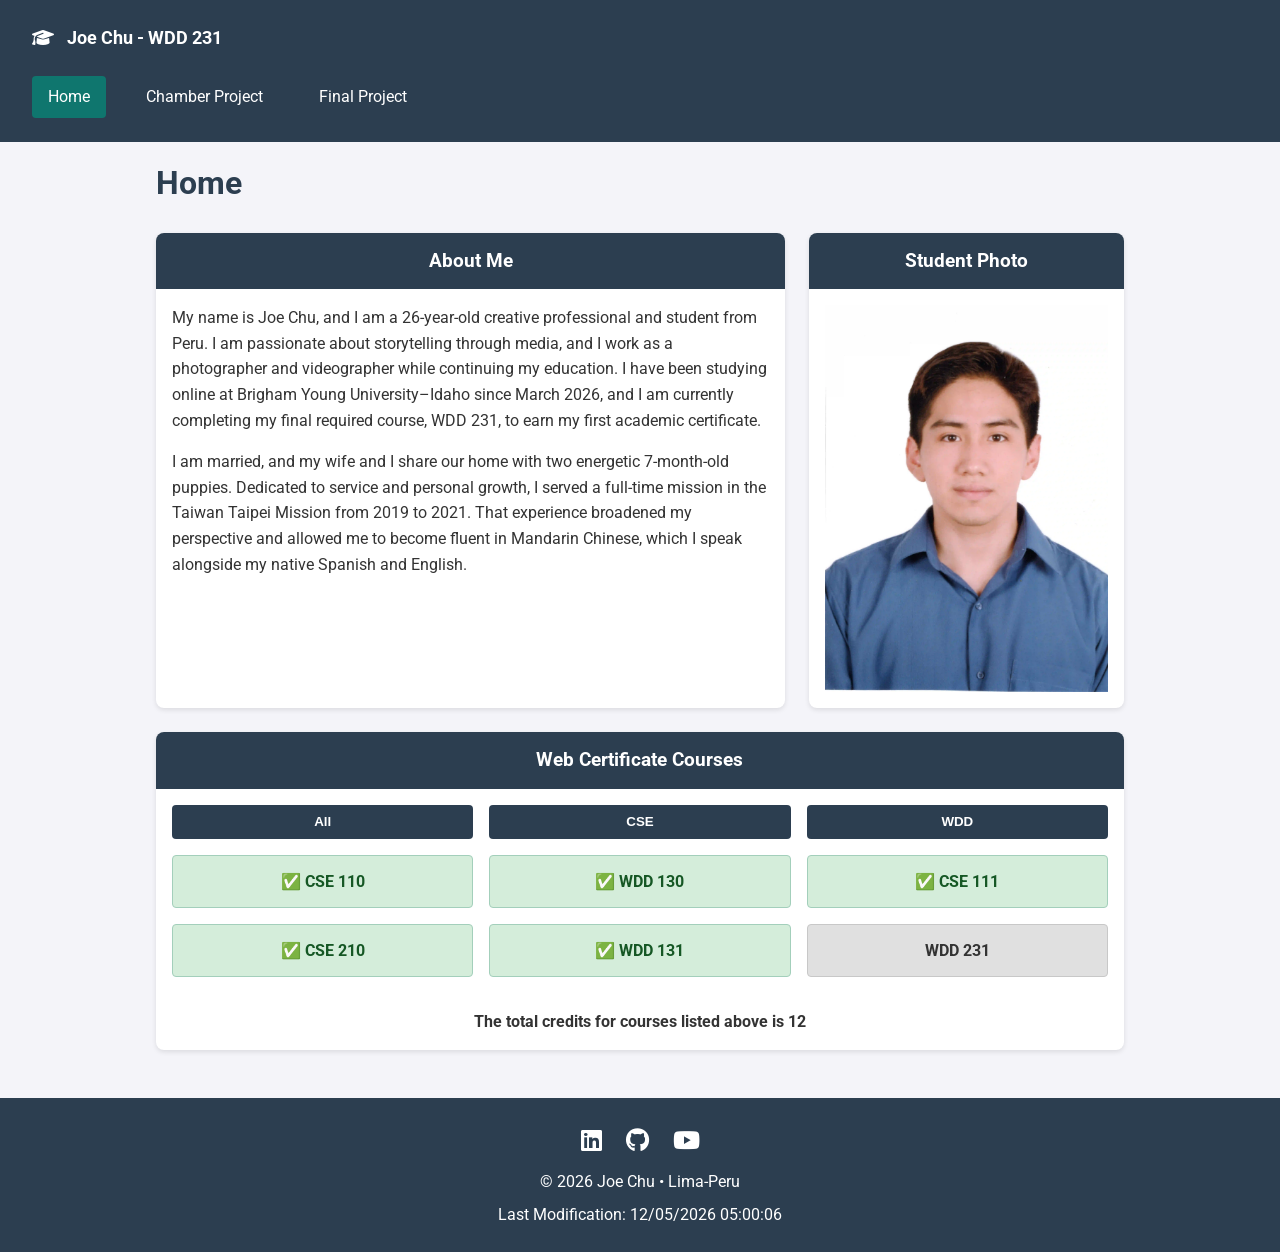
<file: index.html>
<!DOCTYPE html>
<html lang="en">
<head>
    <meta charset="UTF-8">
    <meta name="viewport" content="width=device-width, initial-scale=1.0">
    <meta name="description" content="WDD 231 course home page for Joe Chu, showcasing web frontend development projects, course certificates, dynamic filtering, and responsive design.">
    <meta name="author" content="Joe Chu">

    <link rel="icon" href="favicon.ico">

    <meta property="og:title" content="WDD 231 - Course Home Page | Joe Chu">
    <meta property="og:description" content="WDD 231 course home page for Joe Chu, showcasing web frontend development projects, course certificates, and responsive design.">
    <meta property="og:image" content="https://joechu2510.github.io/wdd231/images/profile-picture.webp">
    <meta property="og:url" content="https://joechu2510.github.io/wdd231/index.html">
    <meta property="og:type" content="website">

    <link rel="preconnect" href="https://fonts.googleapis.com">
    <link rel="preconnect" href="https://fonts.gstatic.com" crossorigin>
    <link href="https://fonts.googleapis.com/css2?family=Roboto:wght@300;400;700&display=swap" rel="stylesheet">

    <link rel="stylesheet" href="https://cdnjs.cloudflare.com/ajax/libs/font-awesome/6.4.0/css/all.min.css">

    <link rel="stylesheet" href="styles/small.css">
    <link rel="stylesheet" href="styles/larger.css" media="(min-width: 768px)">

    <script src="scripts/date.js" defer></script>
    <script src="scripts/navigation.js" defer></script>
    <script src="scripts/courses.js" defer></script>

    <title>WDD 231 - Course Home Page</title>
</head>
<body>
    <header>
        <div class="header-logo">
            <span class="logo-icon"><i class="fa-solid fa-graduation-cap"></i></span>
            <span class="title-text">Joe Chu - WDD 231</span>
        </div>
        <button id="menu" type="button" class="hamburger" aria-label="Menu"></button>
        <nav>
            <a href="index.html" class="active">Home</a>
            <a href="chamber/index.html">Chamber Project</a>
            <a href="project/index.html">Final Project</a>
        </nav>
    </header>

    <main>
        <h1>Home</h1>
        <section class="about-me">
            <h2>About Me</h2>
            <p>My name is Joe Chu, and I am a 26-year-old creative professional and student from Peru. I am passionate
                about storytelling through media, and I work as a photographer and videographer while continuing my
                education. I have been studying online at Brigham Young University–Idaho since March 2026, and I am
                currently completing my final required course, WDD 231, to earn my first academic certificate.</p>
            <p>I am married, and my wife and I share our home with two energetic 7-month-old puppies. Dedicated to
                service and personal growth, I served a full-time mission in the Taiwan Taipei Mission from 2019 to
                2021. That experience broadened my perspective and allowed me to become fluent in Mandarin Chinese,
                which I speak alongside my native Spanish and English.</p>
        </section>
        <section class="student-photo">
            <h2>Student Photo</h2>
            <img src="images/profile-picture.webp" alt="Student Photo">
        </section>
        <section class="certificate-courses">
            <h2>Web Certificate Courses</h2>
            <div class="filters">
                <button type="button">All</button>
                <button type="button">CSE</button>
                <button type="button">WDD</button>
            </div>
            <div class="courses"></div>
            <p id="total-credits">The total credits for courses listed above is <span>0</span></p>
        </section>
        <dialog id="course-details"></dialog>
    </main>

    <footer>
        <div class="social-links">
            <a href="https://www.linkedin.com/" target="_blank" aria-label="LinkedIn">
                <i class="fa-brands fa-linkedin"></i>
            </a>
            <a href="https://github.com/joechu2510/wdd231" target="_blank" aria-label="GitHub">
                <i class="fa-brands fa-github"></i>
            </a>
            <a href="https://www.youtube.com/" target="_blank" aria-label="YouTube">
                <i class="fa-brands fa-youtube"></i>
            </a>
        </div>
        <p>&copy; <span id="currentyear"></span> Joe Chu • Lima-Peru</p>
        <p id="lastModified">Last Modification: <span id="last-modified-date"></span></p>
    </footer>
</body>
</html>
</file>
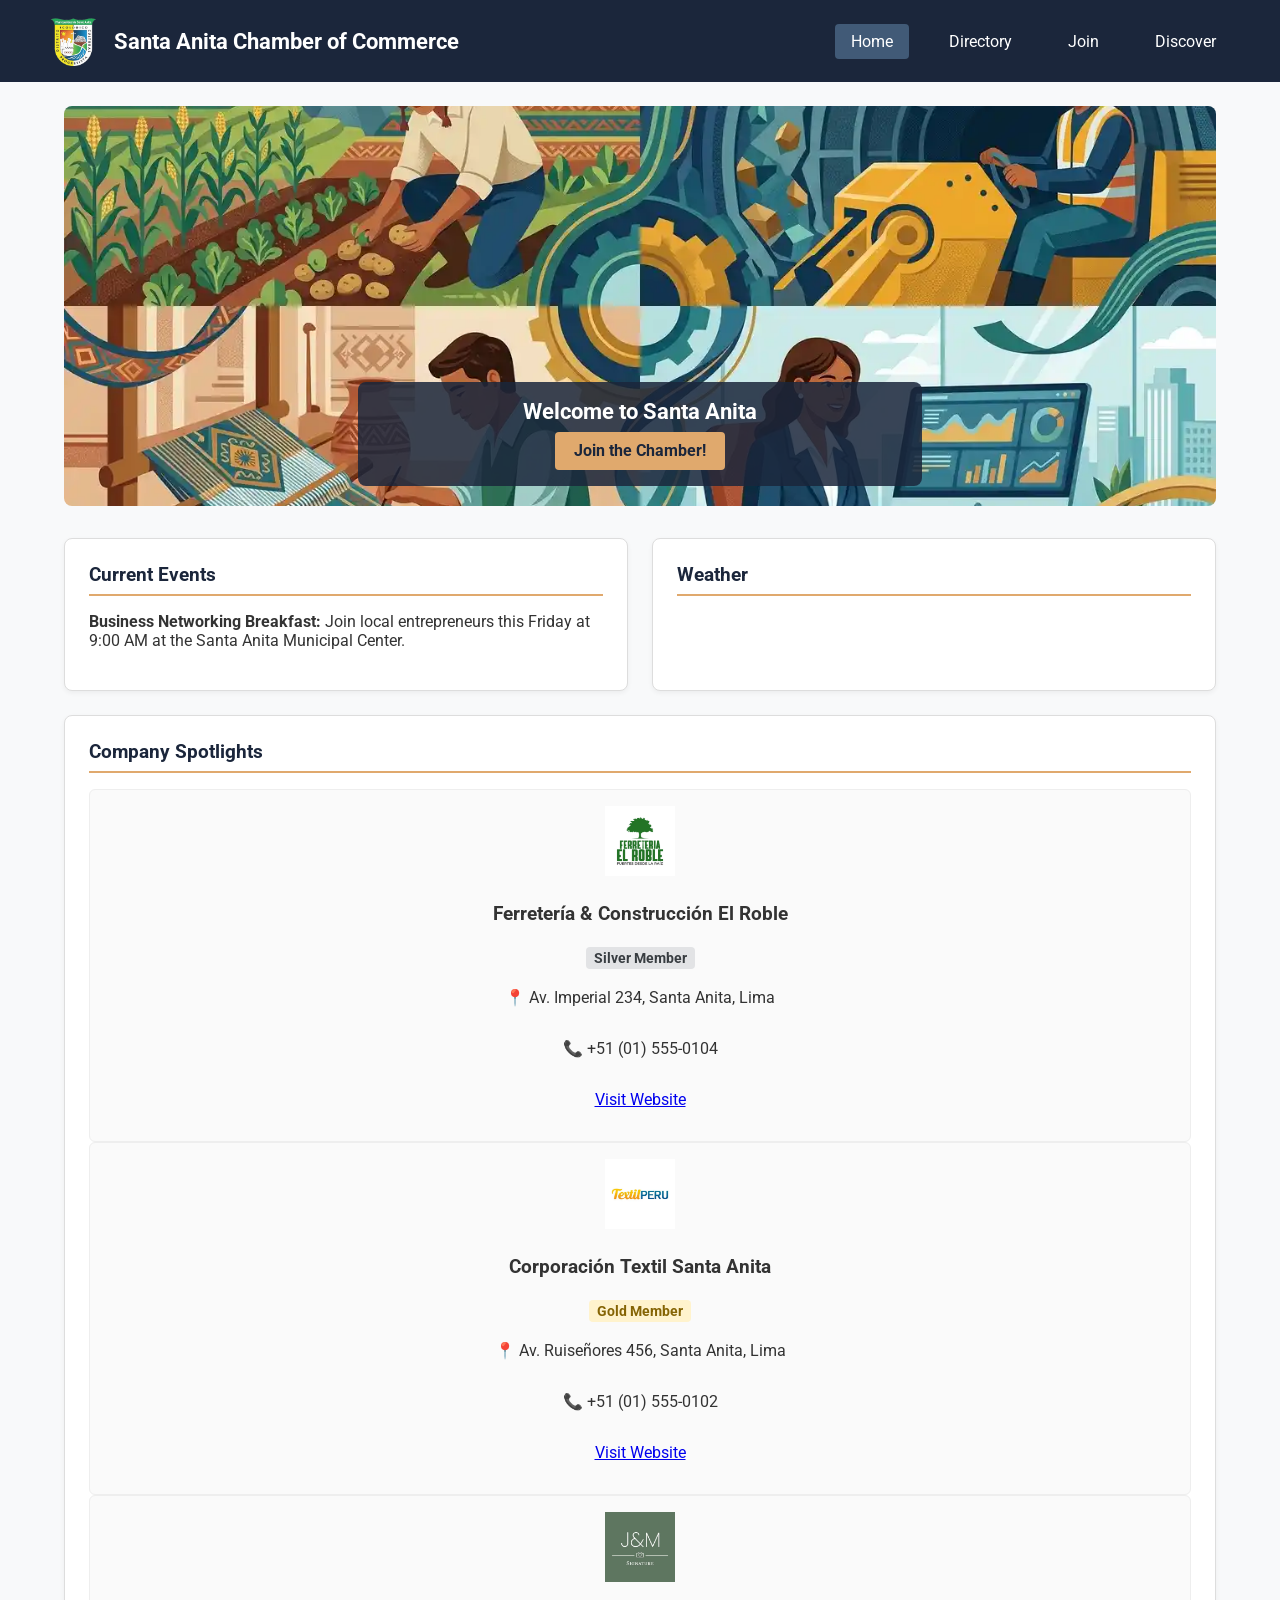
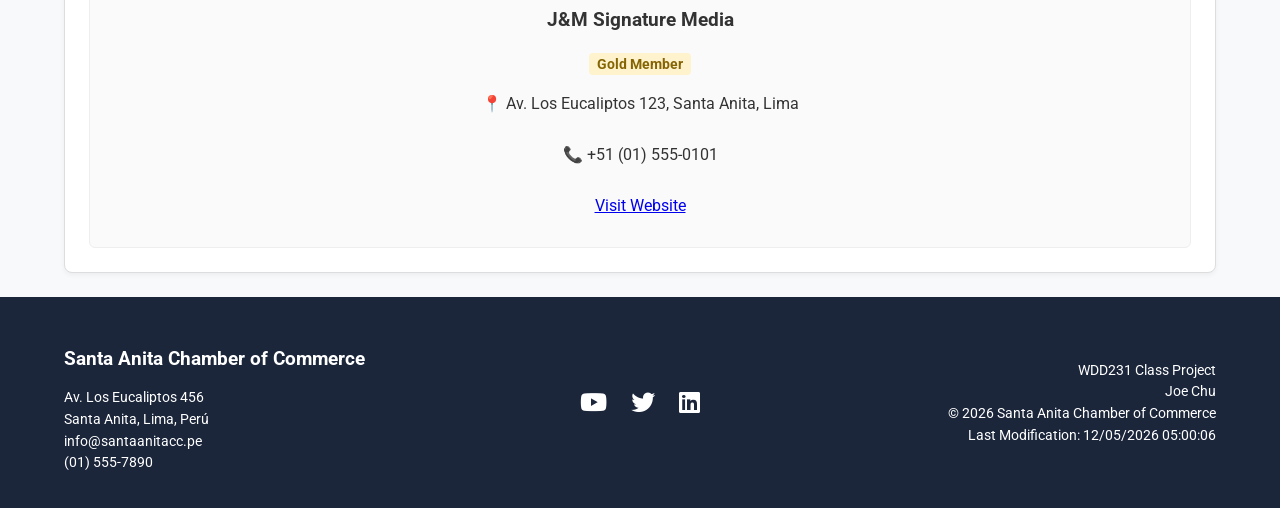
<file: chamber/index.html>
<!doctype html>
<html lang="en">
  <head>
    <meta charset="UTF-8">
    <meta name="viewport" content="width=device-width, initial-scale=1.0">
    <title>Santa Anita Chamber of Commerce - Home Page</title>
    <meta
      name="description"
      content="Santa Anita Chamber of Commerce home page - WDD 231 project; main page displaying the most relevant information on the site."
    >
    <meta name="author" content="Joe Chu">

    <link rel="icon" href="favicon.ico">

    <link rel="preconnect" href="https://fonts.googleapis.com">
    <link rel="preconnect" href="https://fonts.gstatic.com" crossorigin>
    <link
      href="https://fonts.googleapis.com/css2?family=Roboto:wght@400;700&display=swap"
      rel="stylesheet"
    >

    <meta
      property="og:title"
      content="Santa Anita Chamber of Commerce Home Page"
    >
    <meta
      property="og:description"
      content="Santa Anita Chamber of Commerce home page - main page displaying the most relevant information on the site."
    >
    <meta
      property="og:image"
      content="https://joechu2510.github.io/wdd231/chamber/images/hero.webp"
    >
    <meta
      property="og:url"
      content="https://joechu2510.github.io/wdd231/chamber/index.html"
    >
    <meta property="og:type" content="website">

    <link
      rel="stylesheet"
      href="https://cdnjs.cloudflare.com/ajax/libs/font-awesome/6.4.0/css/all.min.css"
    >

    <link rel="stylesheet" href="styles/small.css">
    <link rel="stylesheet" href="styles/larger.css">  

    <script src="scripts/date.js" defer></script>
    <script src="scripts/navigation.js" defer></script>
    <script src="scripts/weather.js" defer></script>
    <script src="scripts/spotlight.js" defer></script>
  </head>
  <body>
    <header>
      <div class="header-container">
        <img
          src="images/logo.webp"
          alt="Santa Anita Chamber Logo"
          class="logo"
        >
        <span class="chamber-title">Santa Anita Chamber of Commerce</span>
      </div>
      <button id="menu" aria-label="Open Navigation Menu"></button>
      <nav>
        <ul class="navigation">
          <li><a href="index.html" class="active">Home</a></li>
          <li><a href="directory.html">Directory</a></li>
          <li><a href="join.html">Join</a></li>
          <li><a href="discover.html">Discover</a></li>
        </ul>
      </nav>
    </header>

    <main>
      <div class="hero">
        <img src="images/hero.webp" alt="hero image">
        <div class="hero-msg">
          <h1>Welcome to Santa Anita</h1>
          <a href="join.html" class="cta-button">Join the Chamber!</a>
        </div>
      </div>
      <div class="home-grid">
        <section class="current-event">
          <h2>Current Events</h2>
          <p>
            <strong>Business Networking Breakfast:</strong> Join local
            entrepreneurs this Friday at 9:00 AM at the Santa Anita Municipal
            Center.
          </p>
        </section>

        <section class="weather">
          <h2>Weather</h2>
          <div id="current-weather"></div>
          <div id="weather-forecast"></div>
        </section>

        <section class="spotlights">
          <h2>Company Spotlights</h2>
          <div id="spotlight-container" class="spotlight-grid"></div>
        </section>
      </div>
    </main>

    <footer>
      <div class="footer-info">
        <h3>Santa Anita Chamber of Commerce</h3>
        <p>Av. Los Eucaliptos 456</p>
        <p>Santa Anita, Lima, Perú</p>
        <p>info@santaanitacc.pe</p>
        <p>(01) 555-7890</p>
      </div>
      <div class="footer-social">
        <a href="https://youtube.com" target="_blank" aria-label="YouTube"
          ><i class="fa-brands fa-youtube"></i
        ></a>
        <a href="https://twitter.com" target="_blank" aria-label="Twitter"
          ><i class="fa-brands fa-twitter"></i
        ></a>
        <a href="https://linkedin.com" target="_blank" aria-label="LinkedIn"
          ><i class="fa-brands fa-linkedin"></i
        ></a>
      </div>
      <div class="footer-dev">
        <p>WDD231 Class Project</p>
        <p>Joe Chu</p>
        <p>
          &copy; <span id="currentyear"></span> Santa Anita Chamber of Commerce
        </p>
        <p id="lastModified">
          Last Modification: <span id="last-modified-date"></span>
        </p>
      </div>
    </footer>
  </body>
</html>
</file>
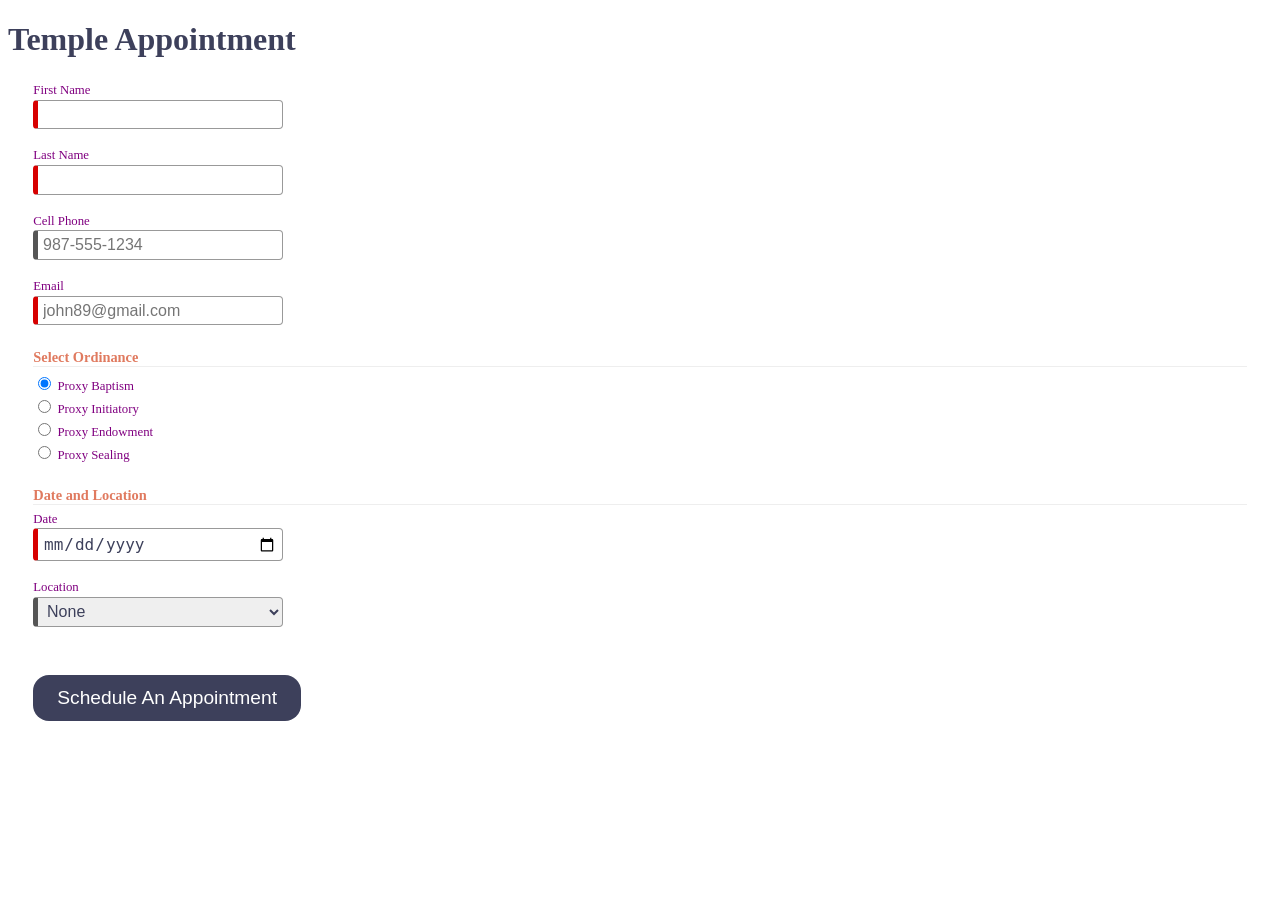
<file: startHere/index.html>
<!DOCTYPE html>
<html lang="en">

<head>
  <meta charset="UTF-8">
  <meta name="viewport" content="width=device-width, initial-scale=1.0">
  <meta name="description" content="Web Lab Start File">
  <meta name="author" content="Paul Cheney">

  <link rel="stylesheet" href="styles/small.css">
  <link rel="stylesheet" href="styles/large.css">

  <title>Web Lab Start File</title>
</head>

<body>

  <main>
    <h1>Temple Appointment</h1>

    <form method="GET" action="thanks.html" class="designOne">
      <label>First Name <input type="text" name="first" required autocomplete="given-name" title="Your First Name"></label>
        <label>Last Name <input type="text" name="last" required autocomplete="family-name" title="Your Last Name"></label>
        <label>Cell Phone <input type="tel" name="phone"  autocomplete="tel" title="A Phone Number with dashes" placeholder="987-555-1234" ></label>
        <label>Email <input type="email" name="email" required placeholder="john89@gmail.com"  title="Your Email" autocomplete="email"></label>
  

        <h3>Select Ordinance</h3>
        <label><input type="radio" name="ordinance" value="Baptism" checked> Proxy Baptism</label>
        <label><input type="radio" name="ordinance" value="Initiatory"> Proxy Initiatory</label>
        <label><input type="radio" name="ordinance" value="Endowment"> Proxy Endowment</label>
        <label><input type="radio" name="ordinance" value="Sealing"> Proxy Sealing</label>

        
        <h3>Date and Location</h3>
        <label>Date <input type="date" name="date" required></label>

        <label>Location
          <select name="location" required>
            <option value="">None</option>
            <option value="Payson">Payson</option>
            <option value="Orem">Orem</option>
            <option value="Provo City Center">Provo City Center</option>
        </label>

        <input type="submit" value="Schedule An Appointment">
    </form>

    
  </main>

</body>
</html>
</file>
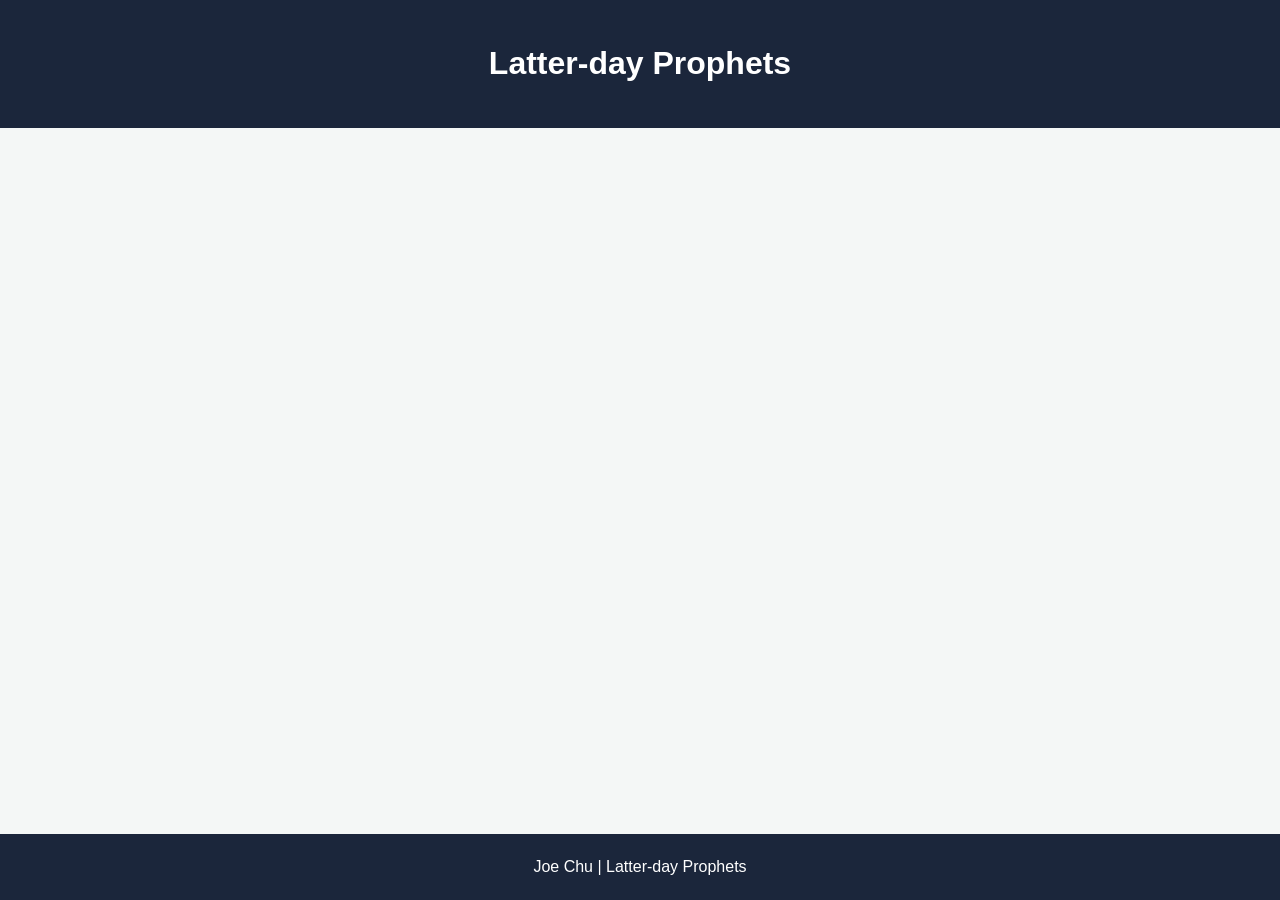
<file: prophets.html>
<!DOCTYPE html>
<html lang="en">

<head>
    <meta charset="UTF-8">
    <meta name="viewport" content="width=device-width, initial-scale=1.0">
    <meta name="description" content="A comprehensive and structured list of the Prophets and Presidents of The Church of Jesus Christ of Latter-day Saints, detailing their chronological succession">
    <meta name="author" content="Joe Chu">

    <link rel="stylesheet" href="styles/prophets.css">
    <script src="scripts/prophets.js" defer></script>

    <title>Latter-Day Prophets</title>
</head>

<body>
    <header>
        <h1>Latter-day Prophets</h1>
    </header>
    <main>
        <div id="cards"></div>
    </main>
    <footer>
        Joe Chu | Latter-day Prophets
    </footer>
</body>

</html>
</file>
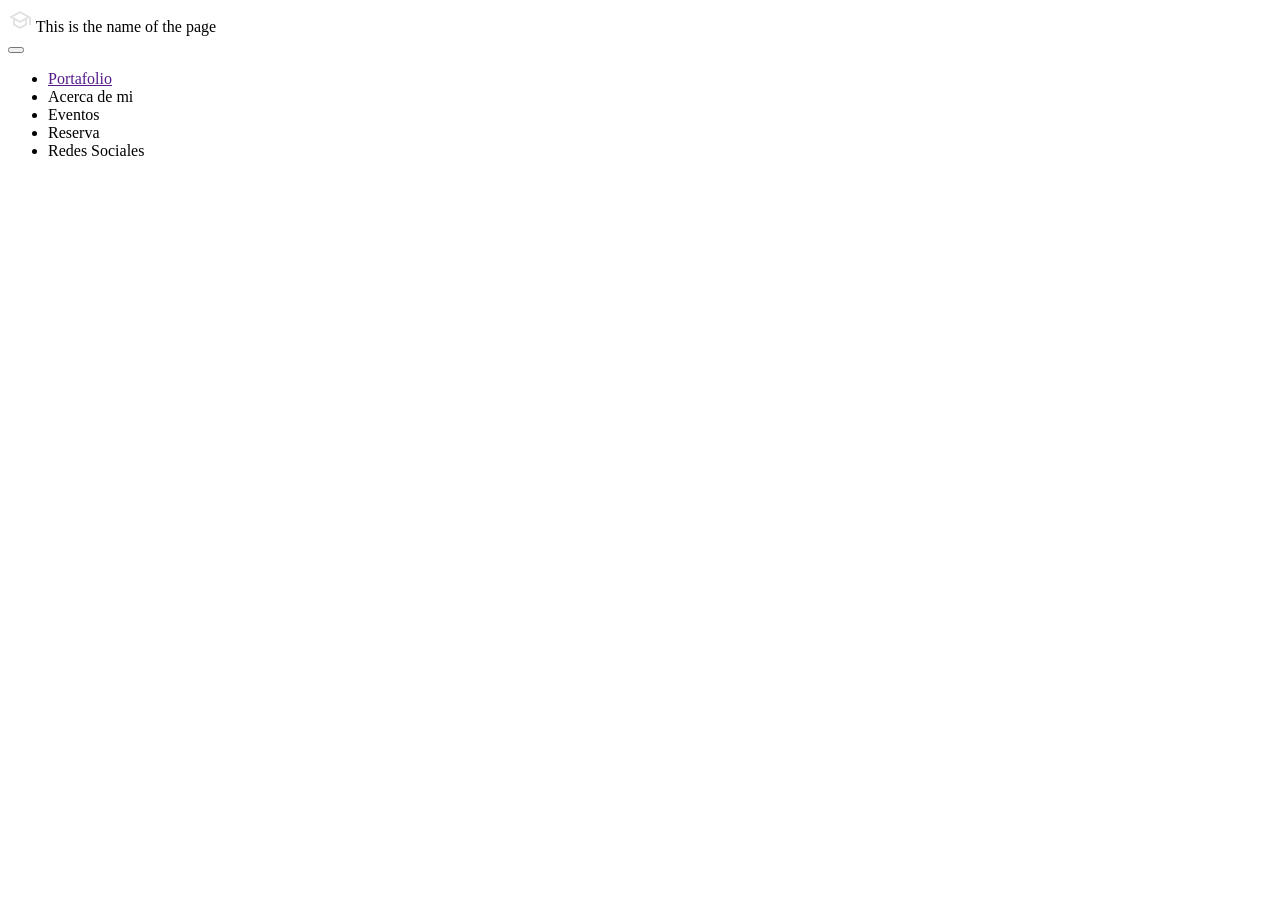
<file: test.html>
<!DOCTYPE html>
<html lang="en">
<head>
    <meta charset="UTF-8">
    <meta name="viewport" content="width=device-width, initial-scale=1.0">
    <title>test</title>
    <meta name="description" content="This is a custom html file to practice my skill and testing">
    <meta name="author" content="Joe Chu">
    <!-- <link rel="stylesheet" href="styles/small.css">
    <link rel="stylesheet" href="styles/larger.css"> -->
</head>
<body>
    <header>
        <div class="header-container">
            <img src="images/school-icon.svg" alt="school-icon" type="logo">
            <span class="chamber-title">This is the name of the page</span>
        </div>
        <button class="menu" aria-label="Open navigation menu"></button>
        <nav>
            <ul class="navigation">
                <li><a href="">Portafolio</a></li>
                <li><a href=""></a>Acerca de mi</li>
                <li><a href=""></a>Eventos</li>
                <li><a href=""></a>Reserva</li>
                <li><a href=""></a>Redes Sociales</li>
            </ul>
        </nav>
    </header>
    <main>
        <dialog id="myModal">
            <h2>Modal Dialog</h2>
            <p>This is a modal dialog.</p>
            <button id="closeModal">Close</button>
        </dialog>
    </main>
</body>
</html>
</file>
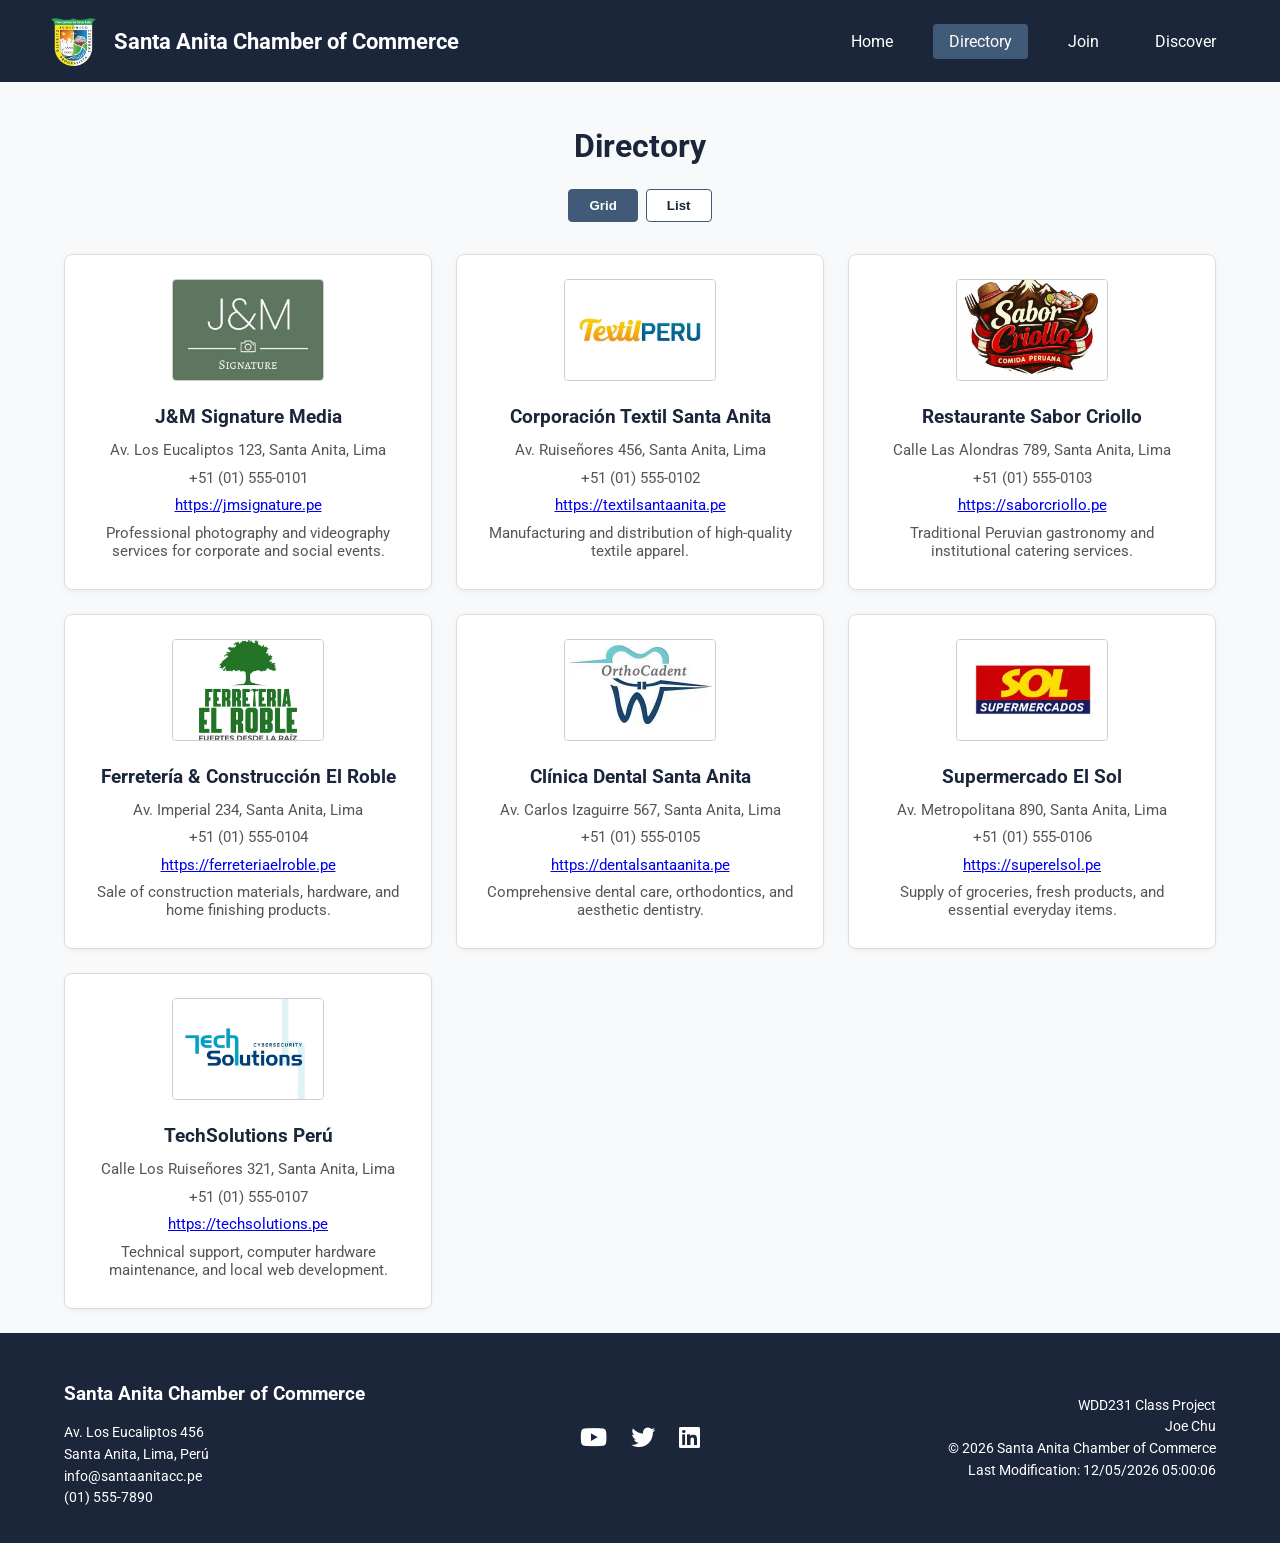
<file: chamber/directory.html>
<!doctype html>
<html lang="en">
  <head>
    <meta charset="UTF-8">
    <meta name="viewport" content="width=device-width, initial-scale=1.0">
    <title>Santa Anita Chamber of Commerce - Directory</title>
    <meta
      name="description"
      content="Directory page for the Santa Anita Chamber of Commerce in Lima, Peru, showcasing local member businesses, sponsors, and community services."
    >
    <meta name="author" content="Joe Chu">

    <link rel="icon" href="favicon.ico">

    <link rel="preconnect" href="https://fonts.googleapis.com">
    <link rel="preconnect" href="https://fonts.gstatic.com" crossorigin>
    <link
      href="https://fonts.googleapis.com/css2?family=Roboto:wght@400;700&display=swap"
      rel="stylesheet"
    >

    <meta
      property="og:title"
      content="Santa Anita Chamber of Commerce Directory"
    >
    <meta
      property="og:description"
      content="Discover local businesses and services associated with the Santa Anita Chamber of Commerce in Lima, Peru."
    >
    <meta
      property="og:image"
      content="https://joechu2510.github.io/wdd231/chamber/images/logo.webp"
    >
    <meta
      property="og:url"
      content="https://joechu2510.github.io/wdd231/chamber/directory.html"
    >
    <meta property="og:type" content="website" />

    <link
      rel="stylesheet"
      href="https://cdnjs.cloudflare.com/ajax/libs/font-awesome/6.4.0/css/all.min.css"
    >

    <link rel="stylesheet" href="styles/small.css">
    <link rel="stylesheet" href="styles/larger.css">

    <script src="scripts/directory.js" defer></script>
    <script src="scripts/date.js" defer></script>
    <script src="scripts/navigation.js" defer></script>
  </head>
  <body>
    <header>
      <div class="header-container">
        <img
          src="images/logo.webp"
          alt="Santa Anita Chamber Logo"
          class="logo"
        >
        <span class="chamber-title">Santa Anita Chamber of Commerce</span>
      </div>
      <button id="menu" aria-label="Open Navigation Menu"></button>
      <nav>
        <ul class="navigation">
          <li><a href="index.html">Home</a></li>
          <li><a href="directory.html" class="active">Directory</a></li>
          <li><a href="join.html">Join</a></li>
          <li><a href="discover.html">Discover</a></li>
        </ul>
      </nav>
    </header>

    <main>
      <h1>Directory</h1>

      <div class="view-buttons">
        <button id="grid" class="active" title="Grid View">Grid</button>
        <button id="list" title="List View">List</button>
      </div>

      <div id="cards" class="grid"></div>
    </main>

    <footer>
      <div class="footer-info">
        <h3>Santa Anita Chamber of Commerce</h3>
        <p>Av. Los Eucaliptos 456</p>
        <p>Santa Anita, Lima, Perú</p>
        <p>info@santaanitacc.pe</p>
        <p>(01) 555-7890</p>
      </div>
      <div class="footer-social">
        <a href="https://youtube.com" target="_blank" aria-label="YouTube"
          ><i class="fa-brands fa-youtube"></i
        ></a>
        <a href="https://twitter.com" target="_blank" aria-label="Twitter"
          ><i class="fa-brands fa-twitter"></i
        ></a>
        <a href="https://linkedin.com" target="_blank" aria-label="LinkedIn"
          ><i class="fa-brands fa-linkedin"></i
        ></a>
      </div>
      <div class="footer-dev">
        <p>WDD231 Class Project</p>
        <p>Joe Chu</p>
        <p>
          &copy; <span id="currentyear"></span> Santa Anita Chamber of Commerce
        </p>
        <p id="lastModified">
          Last Modification: <span id="last-modified-date"></span>
        </p>
      </div>
    </footer>
  </body>
</html>
</file>
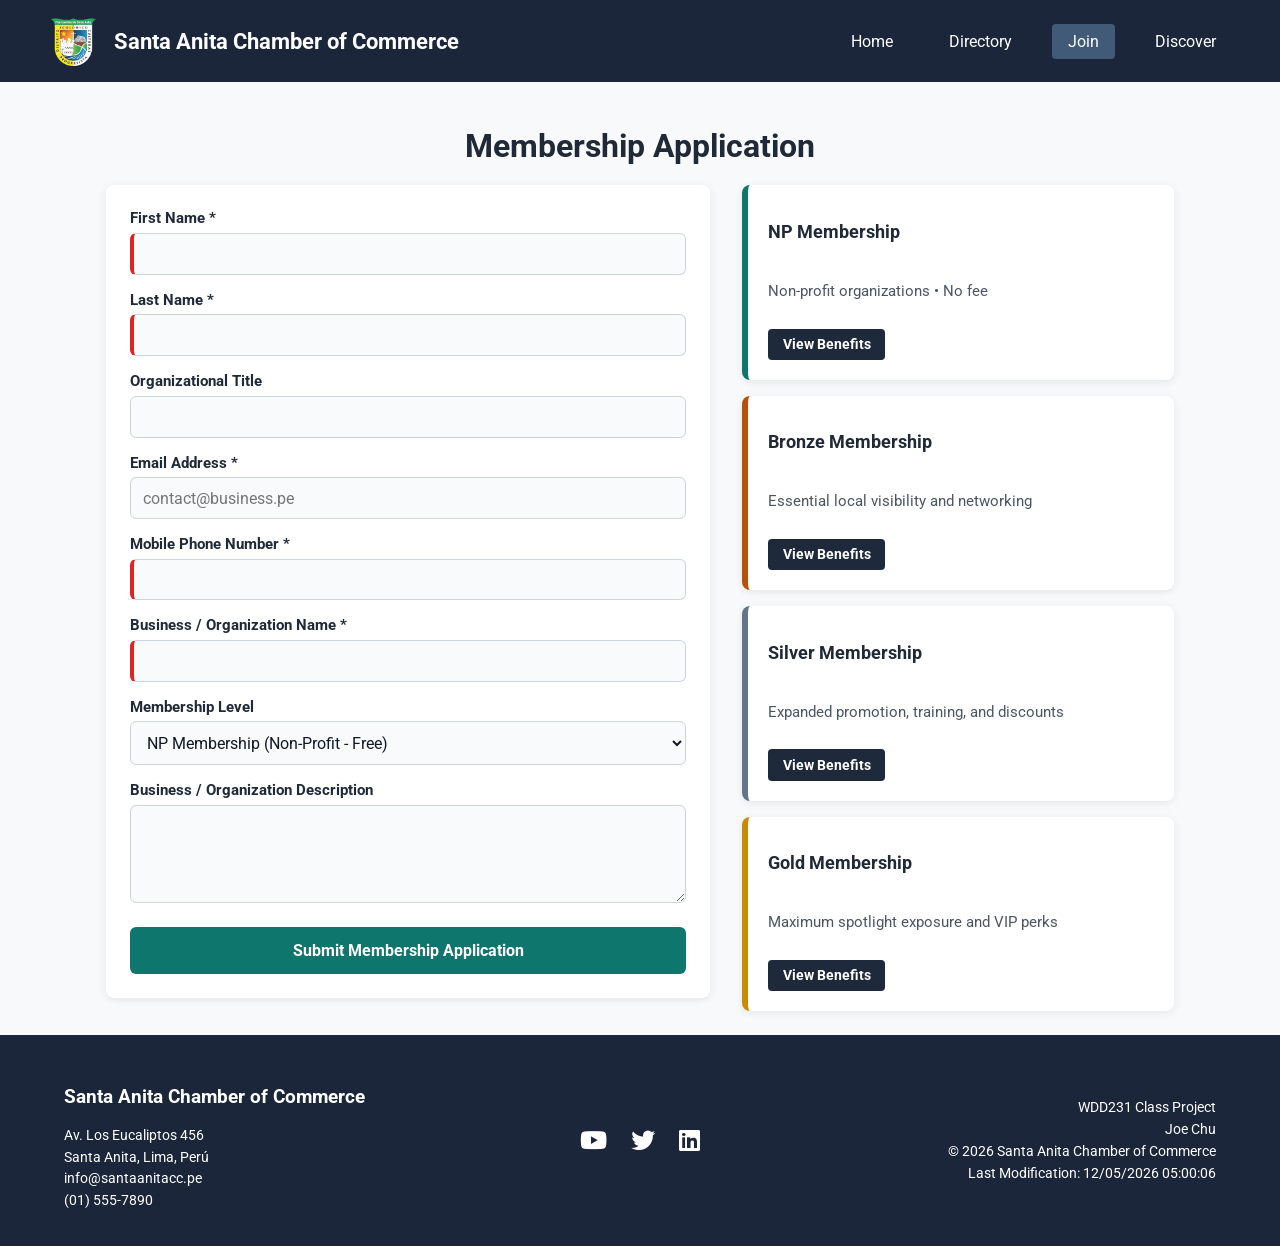
<file: chamber/join.html>
<!doctype html>
<html lang="en">
    <head>
    <meta charset="UTF-8">
    <meta name="viewport" content="width=device-width, initial-scale=1.0">
    <title>Santa Anita Chamber of Commerce - Join Page</title>
    <meta
        name="description"
        content="Santa Anita Chamber of Commerce join page - WDD 231 project; Join page displaying a form to join the chamber."
    >
    <meta name="author" content="Joe Chu">

    <link rel="icon" href="favicon.ico">

    <link rel="preconnect" href="https://fonts.googleapis.com">
    <link rel="preconnect" href="https://fonts.gstatic.com" crossorigin>
    <link
        href="https://fonts.googleapis.com/css2?family=Roboto:wght@400;700&display=swap"
        rel="stylesheet"
    >

    <meta
        property="og:title"
        content="Santa Anita Chamber of Commerce Join Page"
    >
    <meta
        property="og:description"
        content="Santa Anita Chamber of Commerce join page - WDD 231 project; Join page displaying a form to join the chamber."
    >
    <meta
        property="og:image"
        content="https://joechu2510.github.io/wdd231/chamber/images/hero.webp"
    >
    <meta
        property="og:url"
        content="https://joechu2510.github.io/wdd231/chamber/join.html"
    >
    <meta property="og:type" content="website">

    <link
        rel="stylesheet"
        href="https://cdnjs.cloudflare.com/ajax/libs/font-awesome/6.4.0/css/all.min.css"
    >

    <link rel="stylesheet" href="styles/small.css">
    <link rel="stylesheet" href="styles/larger.css">  

    <script src="scripts/date.js" defer></script>
    <script src="scripts/navigation.js" defer></script>
    <script src="scripts/join.js" defer></script>
    </head>
    
    <body>
    <header>
        <div class="header-container">
        <img
            src="images/logo.webp"
            alt="Santa Anita Chamber Logo"
            class="logo"
        >
        <span class="chamber-title">Santa Anita Chamber of Commerce</span>
        </div>
        <button id="menu" aria-label="Open Navigation Menu"></button>
        <nav>
        <ul class="navigation">
            <li><a href="index.html">Home</a></li>
            <li><a href="directory.html">Directory</a></li>
            <li><a href="join.html" class="active">Join</a></li>
            <li><a href="discover.html">Discover</a></li>
        </ul>
        </nav>
    </header>

<main class="join-main">
            <h1>Membership Application</h1>

            <div class="join-layout">
                <form method="get" action="thankyou.html" class="membership-form">
                    <label>
                        First Name *
                        <input
                            type="text"
                            name="firstName"
                            required
                            autocomplete="given-name"
                            title="Enter your first name"
                        >
                    </label>

                    <label>
                        Last Name *
                        <input
                            type="text"
                            name="lastName"
                            required
                            autocomplete="family-name"
                            title="Enter your last name"
                        >
                    </label>

                    <label>
                        Organizational Title
                        <input
                            type="text"
                            name="orgTitle"
                            autocomplete="organization-title"
                            pattern="[A-Za-zÀ-ÿ\s\-]{7,}"
                            title="Enter your role or title using at least 7 letters, spaces, or hyphens"
                        >
                    </label>

                    <label>
                        Email Address *
                        <input
                            type="email"
                            name="email"
                            required
                            autocomplete="email"
                            placeholder="contact@business.pe"
                            title="Enter a valid email address"
                        >
                    </label>

                    <label>
                        Mobile Phone Number *
                        <input
                            type="tel"
                            name="phone"
                            required
                            autocomplete="tel"
                            pattern="[0-9]{7,}"
                            title="Enter your mobile phone number"
                        >
                    </label>

                    <label>
                        Business / Organization Name *
                        <input
                            type="text"
                            name="organization"
                            required
                            autocomplete="organization"
                            title="Enter your business or organization name"
                        >
                    </label>

                    <label>
                        Membership Level
                        <select name="membership" title="Select a membership level">
                            <option value="np">NP Membership (Non-Profit - Free)</option>
                            <option value="bronze">Bronze Membership</option>
                            <option value="silver">Silver Membership</option>
                            <option value="gold">Gold Membership</option>
                        </select>
                    </label>

                    <label>
                        Business / Organization Description
                        <textarea
                            name="description"
                            rows="4"
                            title="Describe your business or organization"
                        ></textarea>
                    </label>

                    <input type="hidden" id="timestamp" name="timestamp">

                    <input type="submit" value="Submit Membership Application" class="submit-btn">
                </form>

                <aside class="membership-cards" aria-label="Membership Levels">
                    <article class="membership-card card-np">
                        <h2>NP Membership</h2>
                        <p>Non-profit organizations • No fee</p>
                        <button type="button" class="benefit-link" data-modal="modal-np">View Benefits</button>
                    </article>

                    <article class="membership-card card-bronze">
                        <h2>Bronze Membership</h2>
                        <p>Essential local visibility and networking</p>
                        <button type="button" class="benefit-link" data-modal="modal-bronze">View Benefits</button>
                    </article>

                    <article class="membership-card card-silver">
                        <h2>Silver Membership</h2>
                        <p>Expanded promotion, training, and discounts</p>
                        <button type="button" class="benefit-link" data-modal="modal-silver">View Benefits</button>
                    </article>

                    <article class="membership-card card-gold">
                        <h2>Gold Membership</h2>
                        <p>Maximum spotlight exposure and VIP perks</p>
                        <button type="button" class="benefit-link" data-modal="modal-gold">View Benefits</button>
                    </article>
                </aside>
            </div>

            <dialog id="modal-np" class="membership-modal">
                <button type="button" class="close-modal" aria-label="Close modal">✕</button>
                <h2>NP Membership Benefits</h2>
                <p>Designed for non-profit organizations in Santa Anita at no cost.</p>
                <ul>
                    <li>Directory listing under Non-Profit Organizations</li>
                    <li>Access to monthly community networking meetups</li>
                    <li>Invitations to public civic workshops</li>
                </ul>
            </dialog>

            <dialog id="modal-bronze" class="membership-modal">
                <button type="button" class="close-modal" aria-label="Close modal">✕</button>
                <h2>Bronze Membership Benefits</h2>
                <p>Ideal for small local businesses starting their chamber connection.</p>
                <ul>
                    <li>All NP Membership networking benefits</li>
                    <li>Standard business listing in the Chamber Directory</li>
                    <li>10% discount on chamber seminars and workshops</li>
                </ul>
            </dialog>

            <dialog id="modal-silver" class="membership-modal">
                <button type="button" class="close-modal" aria-label="Close modal">✕</button>
                <h2>Silver Membership Benefits</h2>
                <p>Built for growing businesses seeking stronger regional reach.</p>
                <ul>
                    <li>All Bronze Membership benefits</li>
                    <li>Eligibility for Home Page spotlight rotation</li>
                    <li>20% discount on business training and trade events</li>
                </ul>
            </dialog>

            <dialog id="modal-gold" class="membership-modal">
                <button type="button" class="close-modal" aria-label="Close modal">✕</button>
                <h2>Gold Membership Benefits</h2>
                <p>Our highest tier for prominent visibility and leadership access.</p>
                <ul>
                    <li>All Silver Membership benefits</li>
                    <li>Priority spotlight placement on the Home Page</li>
                    <li>Complimentary passes to annual chamber galas and 30% event discounts</li>
                </ul>
            </dialog>
        </main>

    <footer>
        <div class="footer-info">
            <h3>Santa Anita Chamber of Commerce</h3>
            <p>Av. Los Eucaliptos 456</p>
            <p>Santa Anita, Lima, Perú</p>
            <p>info@santaanitacc.pe</p>
            <p>(01) 555-7890</p>
        </div>
        <div class="footer-social">
            <a href="https://youtube.com" target="_blank" aria-label="YouTube"><i class="fa-brands fa-youtube"></i></a>
            <a href="https://twitter.com" target="_blank" aria-label="Twitter"><i class="fa-brands fa-twitter"></i></a>
            <a href="https://linkedin.com" target="_blank" aria-label="LinkedIn"><i class="fa-brands fa-linkedin"></i></a>
        </div>
        <div class="footer-dev">
            <p>WDD231 Class Project</p>
            <p>Joe Chu</p>
            <p>&copy; <span id="currentyear"></span> Santa Anita Chamber of Commerce</p>
            <p id="lastModified">Last Modification: <span id="last-modified-date"></span></p>
        </div>
    </footer>
    </body>
</html>
</file>
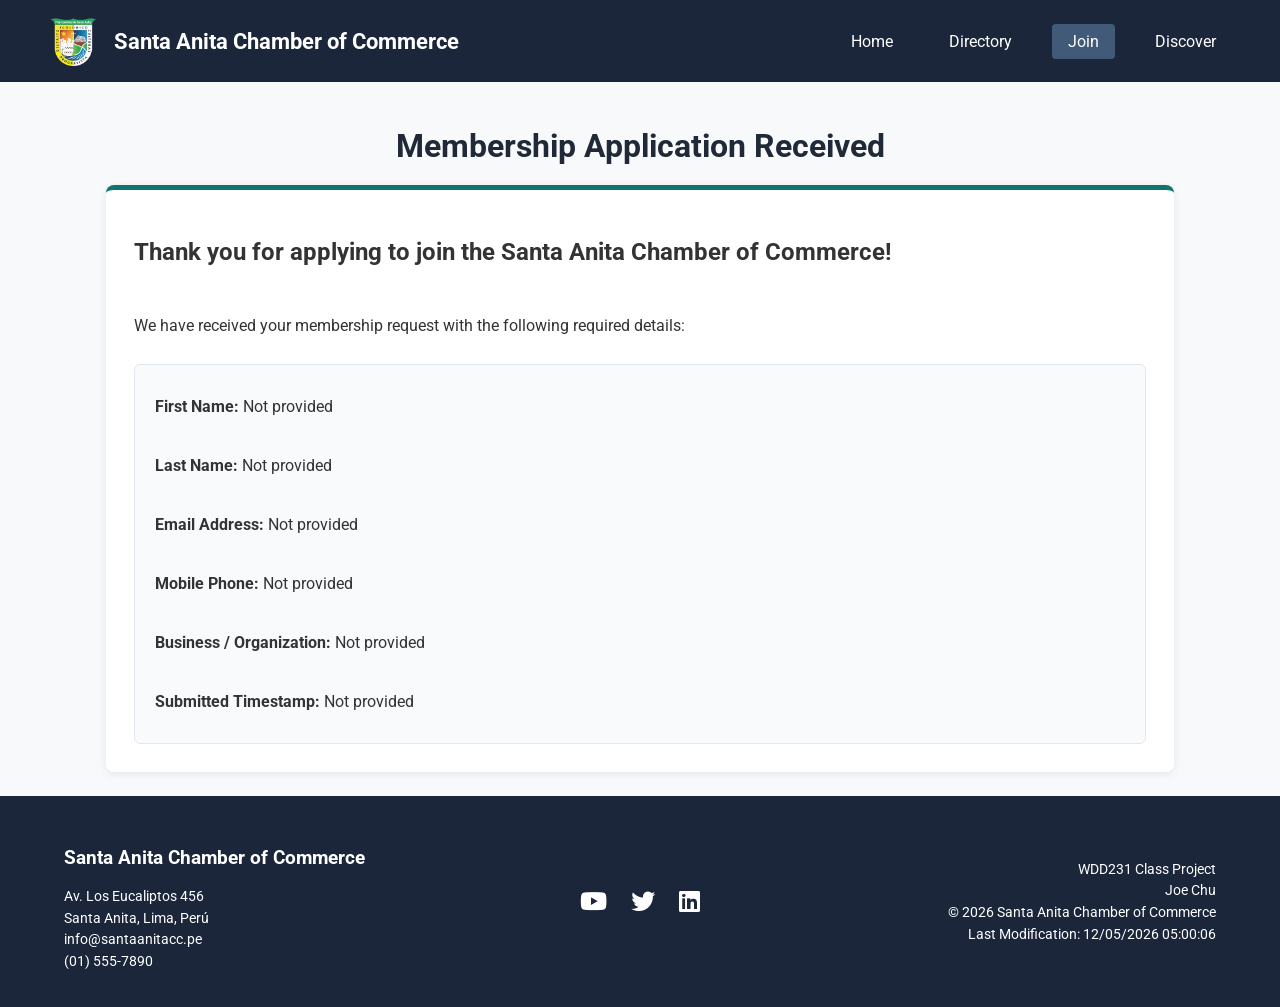
<file: chamber/thankyou.html>
<!doctype html>
<html lang="en">
    <head>
        <meta charset="UTF-8">
        <meta name="viewport" content="width=device-width, initial-scale=1.0">
        <title>Santa Anita Chamber of Commerce - Thank You</title>
        <meta
            name="description"
            content="Confirmation page for Santa Anita Chamber of Commerce membership applications."
        >
        <meta name="author" content="Joe Chu">

        <link rel="icon" href="favicon.ico">

        <link rel="preconnect" href="https://fonts.googleapis.com">
        <link rel="preconnect" href="https://fonts.gstatic.com" crossorigin>
        <link
            href="https://fonts.googleapis.com/css2?family=Roboto:wght@400;700&display=swap"
            rel="stylesheet"
        >

        <meta
            property="og:title"
            content="Santa Anita Chamber of Commerce - Application Received"
        >
        <meta
            property="og:description"
            content="Confirmation page for Santa Anita Chamber of Commerce membership applications."
        >
        <meta
            property="og:image"
            content="https://joechu2510.github.io/wdd231/chamber/images/hero.webp"
        >
        <meta
            property="og:url"
            content="https://joechu2510.github.io/wdd231/chamber/thankyou.html"
        >
        <meta property="og:type" content="website">

        <link
            rel="stylesheet"
            href="https://cdnjs.cloudflare.com/ajax/libs/font-awesome/6.4.0/css/all.min.css"
        >

        <link rel="stylesheet" href="styles/small.css">
        <link rel="stylesheet" href="styles/larger.css">

        <script src="scripts/date.js" defer></script>
        <script src="scripts/navigation.js" defer></script>
        <script src="scripts/thankyou.js" defer></script>
    </head>

    <body>
        <header>
            <div class="header-container">
                <img
                    src="images/logo.webp"
                    alt="Santa Anita Chamber Logo"
                    class="logo"
                >
                <span class="chamber-title">Santa Anita Chamber of Commerce</span>
            </div>
            <button id="menu" aria-label="Open Navigation Menu"></button>
            <nav>
                <ul class="navigation">
                    <li><a href="index.html">Home</a></li>
                    <li><a href="directory.html">Directory</a></li>
                    <li><a href="join.html" class="active">Join</a></li>
                    <li><a href="discover.html">Discover</a></li>
                </ul>
            </nav>
        </header>

        <main class="join-main">
            <h1>Membership Application Received</h1>

            <section class="thankyou-card">
                <h2>Thank you for applying to join the Santa Anita Chamber of Commerce!</h2>
                <p>We have received your membership request with the following required details:</p>

                <div id="application-summary" class="thankyou-details"></div>
            </section>
        </main>

        <footer>
            <div class="footer-info">
                <h3>Santa Anita Chamber of Commerce</h3>
                <p>Av. Los Eucaliptos 456</p>
                <p>Santa Anita, Lima, Perú</p>
                <p>info@santaanitacc.pe</p>
                <p>(01) 555-7890</p>
            </div>
            <div class="footer-social">
                <a href="https://youtube.com" target="_blank" aria-label="YouTube"><i class="fa-brands fa-youtube"></i></a>
                <a href="https://twitter.com" target="_blank" aria-label="Twitter"><i class="fa-brands fa-twitter"></i></a>
                <a href="https://linkedin.com" target="_blank" aria-label="LinkedIn"><i class="fa-brands fa-linkedin"></i></a>
            </div>
            <div class="footer-dev">
                <p>WDD231 Class Project</p>
                <p>Joe Chu</p>
                <p>&copy; <span id="currentyear"></span> Santa Anita Chamber of Commerce</p>
                <p id="lastModified">Last Modification: <span id="last-modified-date"></span></p>
            </div>
        </footer>
    </body>
</html>
</file>
<file: styles/small.css>
* {
    box-sizing: border-box;
    margin: 0;
    padding: 0;
}

body {
    font-family: 'Roboto', sans-serif;
    line-height: 1.6;
    background-color: #f4f4f9;
    color: #333;
}

header {
    background-color: #2c3e50;
    color: #fff;
    display: flex;
    justify-content: space-between;
    align-items: center;
    padding: 1rem;
    position: relative;
}

.header-logo {
    display: flex;
    align-items: center;
    gap: 0.8rem;
    font-size: 1.1rem;
    font-weight: bold;
}

#menu {
    font-size: 1.5rem;
    background: none;
    border: none;
    color: #fff;
    cursor: pointer;
}

#menu::before {
    content: "\f0c9";
    font-family: "Font Awesome 6 Free";
    font-weight: 900;
}

#menu.show::before {
    content: "\f00d";
    font-family: "Font Awesome 6 Free";
    font-weight: 900;
}

nav {
    display: none;
    flex-direction: column;
    background-color: #34495e;
    position: absolute;
    top: 100%;
    left: 0;
    width: 100%;
    z-index: 10;
}

nav.open {
    display: flex;
}

nav a {
    color: #fff;
    text-decoration: none;
    padding: 0.8rem;
    text-align: center;
    border-bottom: 1px solid #2c3e50;
}

nav a:hover, nav a.active {
    background-color: #0f766e;
}

main {
    padding: 1rem;
    max-width: 1000px;
    margin: 0 auto;
    display: flex;
    flex-direction: column;
    gap: 1.5rem;
}

main h1 {
    text-align: left;
    color: #2c3e50;
}

section {
    background-color: #fff;
    border-radius: 8px;
    box-shadow: 0 2px 5px rgba(0,0,0,0.1);
    overflow: hidden;
}

section h2 {
    background-color: #2c3e50;
    color: #fff;
    padding: 0.8rem;
    text-align: center;
    font-size: 1.2rem;
}

section p {
    padding: 1rem;
}

section img {
    max-width: 100%;
    height: auto;
    display: block;
    margin: 0 auto;
    padding: 1rem;
}

.about-me {
    display: flex;
    flex-direction: column;
}

.about-me p + p {
    padding-top: 0;
}

.filters {
    display: flex;
    justify-content: space-between;
    gap: 0.5rem;
    padding: 1rem;
}

.filters button {
    flex: 1;
    padding: 0.6rem;
    background-color: #2c3e50;
    color: #fff;
    border: none;
    border-radius: 4px;
    cursor: pointer;
    font-weight: bold;
}

.filters button:hover {
    background-color: #0f766e;
}

.courses {
    display: flex;
    flex-direction: column;
    gap: 0.8rem;
    padding: 0 1rem 1rem 1rem;
}

.course-card {
    font-family: inherit;
    font-size: 1rem;
    background-color: #e0e0e0;
    color: #333;
    border: 1px solid #c8c8c8;
    padding: 1rem;
    text-align: center;
    border-radius: 4px;
    font-weight: bold;
    cursor: pointer;
    width: 100%;
    transition: transform 0.15s ease, box-shadow 0.15s ease, background-color 0.15s ease;
}

.course-card:hover,
.course-card:focus-visible {
    transform: translateY(-2px);
    box-shadow: 0 3px 8px rgba(0, 0, 0, 0.16);
    outline: 2px solid #0f766e;
    outline-offset: 2px;
}

.course-card.completed {
    background-color: #d4edda;
    color: #155724;
    border-color: #a3cfbb;
}

#total-credits {
    text-align: center;
    font-weight: bold;
    padding-bottom: 1rem;
}

footer {
    background-color: #2c3e50;
    color: #fff;
    text-align: center;
    padding: 1.5rem;
    margin-top: 2rem;
    display: flex;
    flex-direction: column;
    gap: 0.5rem;
}

.social-links {
    display: flex;
    justify-content: center;
    gap: 1.5rem;
}

.social-links a {
    font-size: 1.5rem;
    color: #fff;
    text-decoration: none;
    transition: color 0.3s ease;
}

.social-links a:hover {
    color: #0f766e;
}

@font-face {
  font-family: 'Font Awesome 6 Free';
  font-style: normal;
  font-weight: 900;
  font-display: swap;
  src: url('https://cdnjs.cloudflare.com/ajax/libs/font-awesome/6.4.0/webfonts/fa-solid-900.woff2') format('woff2');
}

@font-face {
  font-family: 'Font Awesome 6 Brands';
  font-style: normal;
  font-weight: 400;
  font-display: swap;
  src: url('https://cdnjs.cloudflare.com/ajax/libs/font-awesome/6.4.0/webfonts/fa-brands-400.woff2') format('woff2');
}

dialog {
    margin: auto;
    border: 1px solid rgb(0 0 0 / 10%);
    border-radius: 0.4rem;
    padding: 2.5rem 1.5rem 1.5rem 1.5rem;
    background-color: #fff;
    box-shadow: 0 0 3rem rgb(0 0 0 / 35%);
    width: 90%;
    max-width: 600px;
}

dialog::backdrop {
    background-color: rgb(0 0 0 / 50%);
}

dialog h2 {
    color: #2c3e50;
    margin-bottom: 0.25rem;
}

dialog h3 {
    color: #0f766e;
    margin-bottom: 0.75rem;
    font-size: 1.1rem;
}

dialog p {
    margin-bottom: 0.5rem;
}

dialog button {
    position: absolute;
    top: 12px;
    right: 12px;
    padding: 0.4rem 0.7rem;
    border: 1px solid rgb(0 0 0 / 15%);
    border-radius: 4px;
    background-color: #f4f4f9;
    cursor: pointer;
}

dialog button:hover {
    background-color: #e0e0e0;
}
</file>
<file: styles/larger.css>
@media (min-width: 768px) {
    header #menu {
        display: none;
    }

    header {
        display: flex;
        flex-direction: column;
        align-items: flex-start;
        padding: 1.5rem 2rem;
    }

    .header-logo {
        margin-bottom: 1.5rem;
    }

    nav {
        display: flex;
        position: static;
        flex-direction: row;
        width: auto;
        gap: 1.5rem;
        background-color: transparent;
    }

    nav a {
        padding: 0.5rem 1rem;
        border-bottom: none;
        border-radius: 4px;
    }

    nav a:hover,
    nav a.active {
        background-color: #0f766e;
    }

    main {
        display: grid;
        grid-template-columns: 2fr 1fr;
        gap: 1.5rem;
    }

    main h1 {
        grid-column: 1 / -1;
        text-align: left;
    }

    .about-me {
        grid-column: 1 / 2;
    }

    .student-photo {
        grid-column: 2 / 3;
    }

    .certificate-courses {
        grid-column: 1 / -1;
    }

    .filters {
        display: flex;
        justify-content: space-between;
        gap: 1rem;
        padding: 1rem;
    }

    .filters button {
        flex: 1;
        padding: 0.6rem;
        text-align: center;
    }

    .courses {
        display: grid;
        grid-template-columns: repeat(3, 1fr);
        gap: 1rem;
    }
}
</file>
<file: chamber/styles/small.css>
:root {
  --primary-color: #1b263b;
  --secondary-color: #415a77;
  --accent-color: #e0a96d;
  --text-color: #333333;
  --bg-color: #f8f9fa;
  --card-bg: #ffffff;
}

body {
  font-family: "Roboto", Arial, sans-serif;
  margin: 0;
  padding: 0;
  background-color: var(--bg-color);
  color: var(--text-color);
  display: flex;
  flex-direction: column;
  min-height: 100vh;
}

header {
  background-color: var(--primary-color);
  color: white;
  padding: 1rem;
  display: flex;
  flex-direction: column;
  align-items: center;
}

.header-container {
  display: flex;
  align-items: center;
  gap: 1rem;
  width: 100%;
  justify-content: center;
}

.logo {
  width: 50px;
  height: 50px;
  object-fit: contain;
}

.chamber-title {
  font-size: 1.1rem;
  font-weight: bold;
  text-align: center;
}

#menu {
  background: none;
  border: none;
  color: white;
  font-size: 1.5rem;
  cursor: pointer;
  align-self: flex-end;
  margin-top: -35px;
  font-family: "Font Awesome 6 Free";
  font-weight: 900;
}

#menu::before {
  content: "\f0c9";
}

#menu.show::before {
  content: "\f00d";
}

nav {
  width: 100%;
}

nav ul.navigation {
  list-style: none;
  padding: 0;
  margin: 1rem 0 0 0;
  display: none;
  flex-direction: column;
  text-align: center;
  width: 100%;
}

nav ul.navigation.show {
  display: flex;
}

nav ul.navigation li a {
  display: block;
  color: white;
  padding: 0.75rem;
  text-decoration: none;
  transition: background 0.3s;
}

nav ul.navigation li a:hover,
nav ul.navigation li a.active {
  background-color: var(--secondary-color);
}

main {
  flex: 1;
  padding: 1.5rem;
  max-width: 1200px;
  margin: 0 auto;
  width: 100%;
  box-sizing: border-box;
}

h1 {
  color: var(--primary-color);
  text-align: center;
  margin-bottom: 1.5rem;
}

.view-buttons {
  display: flex;
  justify-content: center;
  gap: 0.5rem;
  margin-bottom: 2rem;
}

.view-buttons button {
  padding: 0.5rem 1.25rem;
  border: 1px solid var(--secondary-color);
  background-color: white;
  color: var(--primary-color);
  cursor: pointer;
  font-weight: bold;
  border-radius: 4px;
  transition: all 0.3s;
}

.view-buttons button.active,
.view-buttons button:hover {
  background-color: var(--secondary-color);
  color: white;
}

#cards.grid {
  display: grid;
  grid-template-columns: repeat(auto-fit, minmax(280px, 1fr));
  gap: 1.5rem;
}

#cards.grid section {
  background-color: var(--card-bg);
  border: 1px solid #ddd;
  border-radius: 8px;
  padding: 1.5rem;
  text-align: center;
  box-shadow: 0 2px 5px rgba(0, 0, 0, 0.05);
  display: flex;
  flex-direction: column;
  align-items: center;
}

#cards.grid section img {
  width: 150px;
  height: 100px;
  object-fit: cover;
  border-radius: 4px;
  margin-bottom: 1rem;
  border: 1px solid #ccc;
}

#cards.grid section h3 {
  margin: 0.5rem 0;
  color: var(--primary-color);
  font-size: 1.2rem;
}

#cards.grid section p {
  margin: 0.3rem 0;
  font-size: 0.95rem;
  color: #555;
}

#cards.list {
  display: flex;
  flex-direction: column;
  gap: 1rem;
}

#cards.list section {
  background-color: var(--card-bg);
  border: 1px solid #ddd;
  border-radius: 8px;
  padding: 1rem;
  display: grid;
  grid-template-columns: 2fr 1.5fr 1.2fr 1.5fr;
  gap: 1rem;
  align-items: center;
  box-shadow: 0 2px 4px rgba(0, 0, 0, 0.05);
}

#cards.list section:nth-child(even) {
  background-color: #f0f4f8;
}

#cards.list section img {
  display: none;
}

#cards.list section h3 {
  font-size: 1rem;
  margin: 0;
  color: var(--primary-color);
}

#cards.list section p {
  margin: 0;
  font-size: 0.9rem;
  color: #555;
  text-align: left;
}

footer {
  background-color: var(--primary-color);
  color: white;
  text-align: center;
  padding: 2rem 1rem;
  display: flex;
  flex-direction: column;
  gap: 1.5rem;
}

.footer-info p,
.footer-dev p {
  margin: 0.3rem 0;
  font-size: 0.9rem;
}

.footer-social {
  display: flex;
  justify-content: center;
  gap: 1.5rem;
  font-size: 1.5rem;
}

.footer-social a {
  color: white;
  transition: color 0.3s;
}

.footer-social a:hover {
  color: var(--accent-color);
}

.hero {
  position: relative;
  text-align: center;
  color: white;
  margin-bottom: 2rem;
}

.hero img {
  width: 100%;
  height: auto;
  max-height: 400px;
  object-fit: cover;
  border-radius: 8px;
  display: block;
}

.hero-msg {
  position: absolute;
  bottom: 20px;
  left: 50%;
  transform: translateX(-50%);
  background-color: rgba(27, 38, 59, 0.85);
  padding: 1rem 2rem;
  border-radius: 8px;
  width: 80%;
  max-width: 500px;
}

.hero-msg h1 {
  color: white;
  margin: 0 0 0.5rem 0;
  font-size: 1.4rem;
}

.cta-button {
  display: inline-block;
  background-color: var(--accent-color);
  color: var(--primary-color);
  padding: 0.6rem 1.2rem;
  border-radius: 4px;
  text-decoration: none;
  font-weight: bold;
  transition: background 0.3s;
}

.cta-button:hover {
  background-color: white;
}

.home-grid {
  display: grid;
  grid-template-columns: 1fr;
  gap: 1.5rem;
}

.home-grid section {
  background-color: var(--card-bg);
  border: 1px solid #ddd;
  border-radius: 8px;
  padding: 1.5rem;
  box-shadow: 0 2px 5px rgba(0, 0, 0, 0.05);
}

.home-grid section h2 {
  color: var(--primary-color);
  font-size: 1.2rem;
  margin-top: 0;
  border-bottom: 2px solid var(--accent-color);
  padding-bottom: 0.5rem;
}

.spotlights-grid {
  display: flex;
  flex-direction: column;
  gap: 1rem;
}

.spotlight-card {
  display: flex;
  flex-direction: column;
  align-items: center;
  text-align: center;
  padding: 1rem;
  border: 1px solid #eee;
  border-radius: 6px;
  background-color: #fafafa;
}

.spotlight-card img {
  width: 100px;
  height: 70px;
  object-fit: contain;
  margin-bottom: 0.5rem;
}

#current-weather {
  display: flex;
  align-items: center;
  gap: 1rem;
  margin-bottom: 1rem;
}

.current-main {
  display: flex;
  align-items: center;
  font-size: 1.5rem;
  font-weight: bold;
  color: var(--primary-color);
}

.forecast-grid {
  display: flex;
  justify-content: space-between;
  margin-top: 1rem;
  text-align: center;
}

.forecast-day {
  background-color: #f8f9fa;
  padding: 0.5rem;
  border-radius: 4px;
  border: 1px solid #eee;
  flex: 1;
  margin: 0 0.25rem;
}

.membership-level {
  font-weight: bold;
  font-size: 0.85rem;
  padding: 0.2rem 0.5rem;
  border-radius: 4px;
  display: inline-block;
  margin: 0.2rem 0;
}

.membership-level.gold {
  background-color: #fff3cd;
  color: #856404;
}

.membership-level.silver {
  background-color: #e2e3e5;
  color: #383d41;
}

.join-main {
  max-width: 1100px;
  margin: 0 auto;
  padding: 1.5rem 1rem;
}

.join-main h1 {
  margin-bottom: 1.25rem;
  color: #1f2937;
}

.join-layout {
  display: flex;
  flex-direction: column;
  gap: 2rem;
}

.membership-form {
  background-color: #ffffff;
  padding: 1.5rem;
  border-radius: 8px;
  box-shadow: 0 2px 8px rgba(0, 0, 0, 0.08);
  display: flex;
  flex-direction: column;
  gap: 1rem;
}

.membership-form label {
  display: flex;
  flex-direction: column;
  gap: 0.35rem;
  font-weight: 700;
  color: #1f2937;
  font-size: 0.95rem;
}

.membership-form input[type="text"],
.membership-form input[type="email"],
.membership-form input[type="tel"],
.membership-form select,
.membership-form textarea {
  font-family: inherit;
  font-size: 1rem;
  padding: 0.65rem 0.75rem;
  border: 1px solid #cbd5e1;
  border-radius: 6px;
  background-color: #f8fafc;
  color: #111827;
  transition: border-color 0.2s ease, background-color 0.2s ease;
}

.membership-form input:focus,
.membership-form select:focus,
.membership-form textarea:focus {
  outline: 2px solid #0f766e;
  outline-offset: 1px;
  border-color: #0f766e;
  background-color: #ffffff;
}

.membership-form input:required:invalid:not(:placeholder-shown) {
  border-left: 4px solid #dc2626;
}

.membership-form input:required:valid {
  border-left: 4px solid #16a34a;
}

.submit-btn {
  margin-top: 0.5rem;
  padding: 0.85rem 1.25rem;
  background-color: #0f766e;
  color: #ffffff;
  font-family: inherit;
  font-size: 1rem;
  font-weight: 700;
  border: none;
  border-radius: 6px;
  cursor: pointer;
  transition: background-color 0.2s ease;
}

.submit-btn:hover,
.submit-btn:focus-visible {
  background-color: #115e59;
}

@keyframes cardEntrance {
  0% {
    opacity: 0;
    transform: translateY(18px);
  }
  100% {
    opacity: 1;
    transform: translateY(0);
  }
}

.membership-cards {
  display: flex;
  flex-direction: column;
  gap: 1rem;
}

.membership-card {
  background-color: #ffffff;
  border-radius: 8px;
  padding: 1.25rem;
  box-shadow: 0 2px 8px rgba(0, 0, 0, 0.08);
  border-left: 6px solid #334155;
  display: flex;
  flex-direction: column;
  gap: 0.6rem;
  opacity: 0;
  animation: cardEntrance 0.6s ease-out forwards;
}

.card-np {
  border-left-color: #0f766e;
  animation-delay: 0.1s;
}

.card-bronze {
  border-left-color: #b45309;
  animation-delay: 0.25s;
}

.card-silver {
  border-left-color: #64748b;
  animation-delay: 0.4s;
}

.card-gold {
  border-left-color: #ca8a04;
  animation-delay: 0.55s;
}

.membership-card h2 {
  font-size: 1.15rem;
  color: #1f2937;
}

.membership-card p {
  font-size: 0.95rem;
  color: #4b5563;
}

.benefit-link {
  align-self: flex-start;
  margin-top: 0.25rem;
  padding: 0.45rem 0.9rem;
  background-color: #1e293b;
  color: #ffffff;
  border: none;
  border-radius: 4px;
  font-family: inherit;
  font-size: 0.9rem;
  font-weight: 700;
  cursor: pointer;
  transition: background-color 0.2s ease;
}

.benefit-link:hover,
.benefit-link:focus-visible {
  background-color: #0f766e;
}

.membership-modal {
  margin: auto;
  width: 90%;
  max-width: 500px;
  border: none;
  border-radius: 8px;
  padding: 2.25rem 1.5rem 1.5rem 1.5rem;
  background-color: #ffffff;
  color: #1f2937;
  box-shadow: 0 10px 25px rgba(0, 0, 0, 0.25);
  position: relative;
}

.membership-modal::backdrop {
  background-color: rgba(15, 23, 42, 0.6);
}

.membership-modal h2 {
  margin-bottom: 0.5rem;
  color: #0f766e;
}

.membership-modal p {
  margin-bottom: 0.75rem;
}

.membership-modal ul {
  padding-left: 1.25rem;
  display: flex;
  flex-direction: column;
  gap: 0.4rem;
}

.close-modal {
  position: absolute;
  top: 0.75rem;
  right: 0.75rem;
  background-color: #f1f5f9;
  border: 1px solid #cbd5e1;
  border-radius: 4px;
  padding: 0.3rem 0.6rem;
  font-weight: 700;
  cursor: pointer;
}

.close-modal:hover {
  background-color: #e2e8f0;
}

.thankyou-card {
  background-color: #ffffff;
  padding: 1.75rem;
  border-radius: 8px;
  box-shadow: 0 2px 8px rgba(0, 0, 0, 0.08);
  border-top: 5px solid #0f766e;
  display: flex;
  flex-direction: column;
  gap: 0.85rem;
}

.thankyou-details {
  background-color: #f8fafc;
  padding: 1rem 1.25rem;
  border-radius: 6px;
  border: 1px solid #e2e8f0;
  display: flex;
  flex-direction: column;
  gap: 0.5rem;
}
</file>
<file: chamber/styles/larger.css>
@media screen and (min-width: 768px) {
  header {
    flex-direction: row;
    justify-content: space-between;
    padding: 1rem 3rem;
  }

  .header-container {
    width: auto;
    justify-content: flex-start;
  }

  .chamber-title {
    font-size: 1.4rem;
  }

  #menu {
    display: none;
  }

  nav {
    width: auto;
  }

  header nav ul.navigation,
  header nav ul.navigation.show {
    display: flex;
    flex-direction: row;
    gap: 1.5rem;
    margin: 0;
  }

  nav ul.navigation li a {
    padding: 0.5rem 1rem;
    border-radius: 4px;
  }

  .home-grid {
    grid-template-columns: 1fr 1fr;
  }

  .home-grid .spotlights {
    grid-column: span 2;
  }

  .spotlights-grid {
    flex-direction: row;
    justify-content: space-around;
  }

  .spotlight-card {
    flex: 1;
  }

  footer {
    flex-direction: row;
    justify-content: space-around;
    align-items: center;
    text-align: left;
    padding: 2rem 4rem;
  }

  .footer-info,
  .footer-social,
  .footer-dev {
    flex: 1;
  }

  .footer-social {
    justify-content: center;
  }

  .footer-dev {
    text-align: right;
  }

  .join-layout {
    display: grid;
    grid-template-columns: 1.4fr 1fr;
    align-items: start;
    gap: 2rem;
  }
}
</file>
<file: startHere/styles/small.css>
*{box-sizing: border-box;}
html {
  -webkit-text-size-adjust: 100%; 
  -ms-text-size-adjust: 100%;
}

h1 {
  color: #3D405B;
}

form {
    margin: 1rem 2%;
  
    label {
      display: block;
      font-size: .8rem;
      color: purple;
      padding-top: .2rem;
    }
    h3 {
      font-size: .9rem;
      color: #E07A5F;
      margin: 1.5rem 0 .2rem 0;
      border-bottom: 1px solid #eee;
    }
  
    input[type=text],
    input[type=tel],
    input[type=date],
    input[type=email],
    select {
      display: block;
      margin: .1rem 0 1rem 0 ;
      padding: .3rem;
      border: 1px solid #999;
      border-radius: 4px;
      border-left-width: 5px;
      border-left-color:#555;
      font-size: 1rem;
      color: #3D405B;
      width: 250px;
    }
  
    input:required {border-left-color: #d70000;}
    input:focus {border-left-color: black; outline:none;}
    input:required:valid{border-left-color: green;}
  
    input[type=submit] {
      border: none;
      text-align: center;
      background-color: #3D405B;
      color: white;
      border-radius: 1rem;
      padding: .75rem 1.5rem;
      margin: 2rem 0;
      font-size: 1.2rem;
      -webkit-appearance: none;
      appearance: none;
    }
  }
  input:-webkit-autofill{
    -webkit-text-fill-color: #3D405B;
  }
  
  #results {
    background-color: #F4F1DE;
    padding: 0 1rem;
    border: 1px solid #E07A5F;
    border-radius: 6px;
  }
</file>
<file: startHere/styles/large.css>
@media only screen and (min-width: 38rem) {


} /*end media query*/
</file>
<file: styles/prophets.css>
body {
    font-family: 'Roboto', Arial, sans-serif;
    margin: 0;
    padding: 0;
    background-color: #f4f7f6;
    color: #333;
    display: flex;
    flex-direction: column;
    min-height: 100vh;
}

header, footer {
    background-color: #1b263b;
    color: white;
    text-align: center;
    padding: 1.5rem;
}

main {
    flex: 1;
    max-width: 1200px;
    margin: 0 auto;
    padding: 2rem;
    width: 100%;
    box-sizing: border-box;
}

#cards {
    display: grid;
    grid-template-columns: repeat(auto-fit, minmax(280px, 1fr));
    gap: 2rem;
    justify-items: center;
}

section {
    background-color: #ffffff;
    border: 1px solid #e0e0e0;
    border-radius: 8px;
    box-shadow: 0 4px 10px rgba(0, 0, 0, 0.08);
    padding: 1.5rem;
    text-align: center;
    width: 100%;
    max-width: 320px;
    box-sizing: border-box;
    display: flex;
    flex-direction: column;
    align-items: center;
    transition: transform 0.3s ease;
}

section:hover {
    transform: translateY(-5px);
}

section h2 {
    font-size: 1.25rem;
    margin-top: 0;
    margin-bottom: 0.75rem;
    color: #1b263b;
}

section p {
    font-size: 0.95rem;
    margin: 0.4rem 0;
    color: #555;
}

section img {
    margin-top: 1rem;
    max-width: 100%;
    height: auto;
    border-radius: 4px;
    box-shadow: 0 2px 5px rgba(0, 0, 0, 0.15);
    background-color: #eaeaea;
}
</file>
